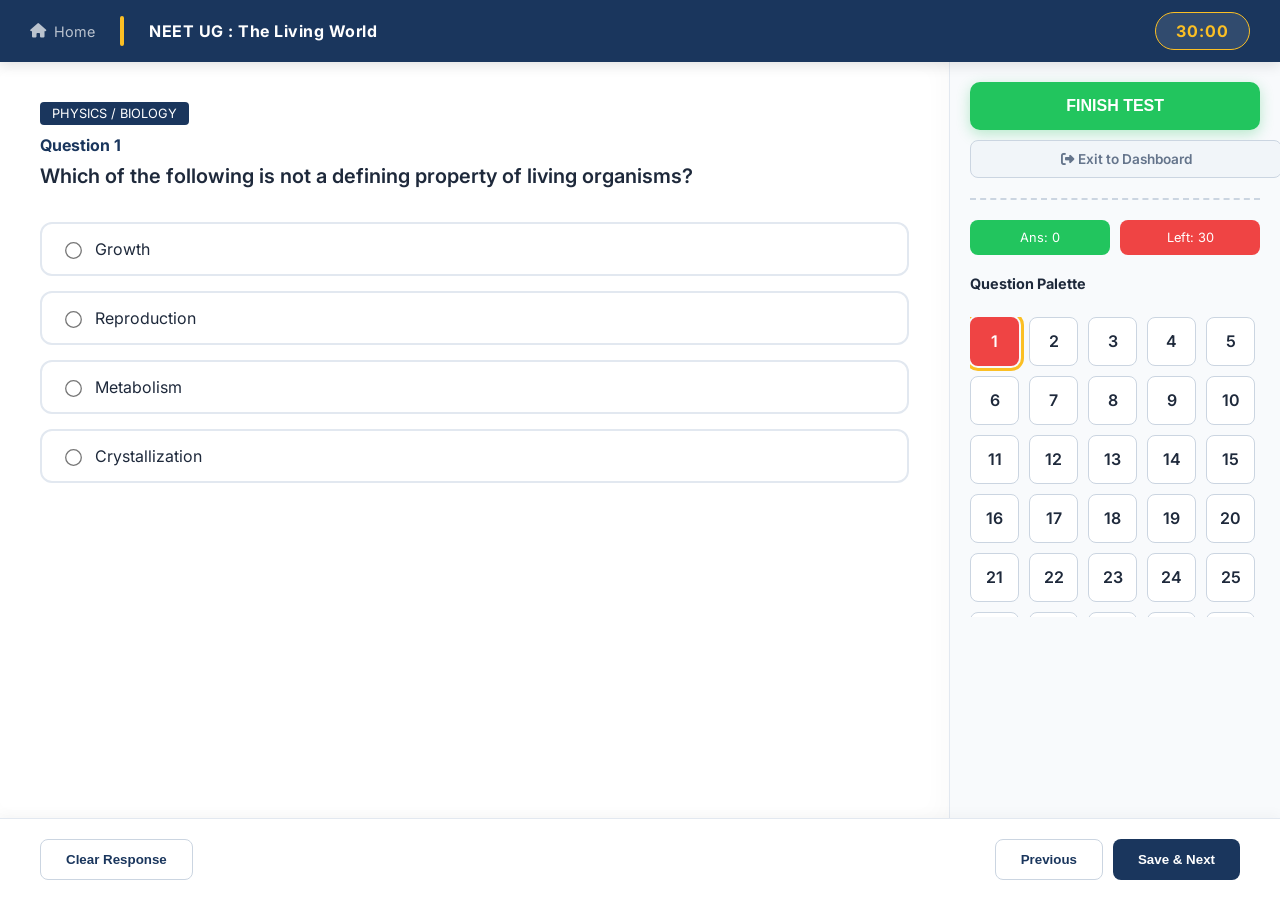
<file: chapter_mcq.html>
<!DOCTYPE html>
<html lang="en">
<head>
    <meta charset="UTF-8">
    <meta name="viewport" content="width=device-width, initial-scale=1.0">
    <title>NEET Premium Exam Portal</title>
    <link href="https://fonts.googleapis.com/css2?family=Inter:wght@400;600;700&display=swap" rel="stylesheet">
    <link rel="stylesheet" href="https://cdnjs.cloudflare.com/ajax/libs/font-awesome/6.4.0/css/all.min.css">
    <style>
        :root {
            --nta-blue: #1a365d;
            --accent-gold: #fbbf24;
            --success: #22c55e;
            --danger: #ef4444;
            --glass: rgba(255, 255, 255, 0.95);
        }

        body { 
            font-family: 'Inter', sans-serif; 
            margin: 0; 
            background: #f1f5f9; 
            display: flex; 
            flex-direction: column; 
            height: 100vh;
            color: #1e293b;
        }

        /* Top Bar - Premium Dark */
        .top-header { 
            background: var(--nta-blue); 
            color: white; 
            padding: 12px 30px; 
            display: flex; 
            justify-content: space-between; 
            align-items: center;
            box-shadow: 0 4px 12px rgba(0,0,0,0.1);
            z-index: 10;
        }

        /* --- NEW BACK LINK STYLE --- */
        .back-link {
            color: rgba(255,255,255,0.7);
            text-decoration: none;
            font-size: 0.9rem;
            display: flex;
            align-items: center;
            gap: 8px;
            transition: 0.3s;
        }
        .back-link:hover { color: white; }

        .timer-box {
            background: rgba(255,255,255,0.1);
            padding: 8px 20px;
            border-radius: 50px;
            border: 1px solid var(--accent-gold);
            font-weight: 700;
            color: var(--accent-gold);
            letter-spacing: 1px;
        }

        .main-layout { display: flex; flex: 1; overflow: hidden; }

        /* Left Side: Question Paper */
        .question-section { 
            flex: 3; 
            padding: 40px; 
            overflow-y: auto; 
            background: white;
            box-shadow: inset -10px 0 20px rgba(0,0,0,0.02);
        }

        .q-badge {
            background: var(--nta-blue);
            color: white;
            padding: 4px 12px;
            border-radius: 4px;
            font-size: 0.8rem;
            margin-bottom: 10px;
            display: inline-block;
        }

        .q-text { font-size: 1.25rem; font-weight: 600; line-height: 1.6; margin-bottom: 30px; }

        .option-label {
            display: flex;
            align-items: center;
            margin-bottom: 15px;
            cursor: pointer;
            padding: 15px 20px;
            border: 2px solid #e2e8f0;
            border-radius: 12px;
            transition: all 0.2s ease;
        }

        .option-label:hover { border-color: var(--nta-blue); background: #f8fafc; }
        
        input[type="radio"]:checked + .option-content { font-weight: 700; }
        .option-label.selected { 
            border-color: var(--nta-blue); 
            background: #eff6ff;
            box-shadow: 0 4px 12px rgba(36, 70, 124, 0.1);
        }

        /* Right Side: Sidebar */
        .palette-section { 
            flex: 1; 
            background: #f8fafc; 
            border-left: 1px solid #e2e8f0; 
            padding: 20px; 
            display: flex; 
            flex-direction: column;
            max-width: 350px;
        }

        /* SUBMIT BUTTON AT TOP OF SIDEBAR */
        .submit-container {
            margin-bottom: 20px;
            padding-bottom: 20px;
            border-bottom: 2px dashed #cbd5e1;
            display: flex;
            flex-direction: column;
            gap: 10px;
        }

        .btn-submit-main {
            width: 100%;
            padding: 15px;
            background: var(--success);
            color: white;
            border: none;
            border-radius: 10px;
            font-weight: 700;
            font-size: 1rem;
            cursor: pointer;
            box-shadow: 0 4px 14px rgba(34, 197, 94, 0.3);
            transition: 0.3s;
        }

        /* --- NEW EXIT BUTTON STYLE --- */
        .btn-exit {
            width: 100%;
            padding: 10px;
            background: #f1f5f9;
            color: #64748b;
            border: 1px solid #cbd5e1;
            border-radius: 8px;
            font-weight: 600;
            font-size: 0.85rem;
            cursor: pointer;
            transition: 0.2s;
            text-decoration: none;
            text-align: center;
        }
        .btn-exit:hover { background: #e2e8f0; color: var(--danger); }

        .btn-submit-main:hover { transform: translateY(-2px); filter: brightness(1.1); }

        .stats-row {
            display: grid;
            grid-template-columns: 1fr 1fr;
            gap: 10px;
            margin-bottom: 20px;
        }

        .stat-box {
            padding: 10px;
            border-radius: 8px;
            text-align: center;
            font-size: 0.8rem;
            color: white;
        }

        .grid-container { 
            display: grid; 
            grid-template-columns: repeat(5, 1fr); 
            gap: 10px; 
            margin-top: 15px; 
            max-height: 300px;
            overflow-y: auto;
            padding-right: 5px;
        }

        .grid-item { 
            aspect-ratio: 1;
            border: 1px solid #cbd5e1; 
            display: flex; align-items: center; justify-content: center; 
            cursor: pointer; background: white; border-radius: 8px; font-weight: 600;
            transition: 0.2s;
        }

        .grid-item.answered { background: var(--success); color: white; border: none; }
        .grid-item.not-answered { background: var(--danger); color: white; border: none; }
        .grid-item.active { outline: 3px solid var(--accent-gold); outline-offset: 2px; }

        /* Bottom Controls */
        .footer-controls { 
            background: white; 
            padding: 20px 40px; 
            display: flex; 
            gap: 15px; 
            border-top: 1px solid #e2e8f0;
            box-shadow: 0 -4px 12px rgba(0,0,0,0.03);
        }

        .btn-action { 
            padding: 12px 25px; 
            border-radius: 8px; 
            font-weight: 600; 
            cursor: pointer; 
            border: 1px solid #cbd5e1;
            transition: 0.2s;
        }

        .btn-primary { background: var(--nta-blue); color: white; border: none; }
        .btn-secondary { background: white; color: var(--nta-blue); }
        .btn-primary:hover { opacity: 0.9; }
    </style>
</head>
<body>

<div class="top-header">
    <div style="display:flex; align-items:center; gap:25px">
        <a href="index.html" class="back-link"><i class="fas fa-home"></i> Home</a>
        <div style="background:var(--accent-gold); width:4px; height:30px; border-radius:10px"></div>
        <span style="font-weight:700; letter-spacing:0.5px">NEET UG : <span id="chName">Chapter</span></span>
    </div>
    <div class="timer-box" id="timer">30:00</div>
</div>

<div class="main-layout">
    <div class="question-section">
        <div class="q-badge">PHYSICS / BIOLOGY</div>
        <div id="qNumHeader" style="font-weight: 700; color: var(--nta-blue); margin-bottom: 5px;">Question 1</div>
        <div id="questionDisplay"></div>
    </div>

    <div class="palette-section">
        <div class="submit-container">
            <button class="btn-submit-main" onclick="submitExam()">FINISH TEST</button>
            <a href="index.html" class="btn-exit" onclick="return confirm('Test exit karein? Progress save nahi hogi!')">
                <i class="fas fa-sign-out-alt"></i> Exit to Dashboard
            </a>
        </div>

        <div class="stats-row">
            <div class="stat-box" style="background:var(--success)">Ans: <span id="ansCount">0</span></div>
            <div class="stat-box" style="background:var(--danger)">Left: <span id="leftCount">0</span></div>
        </div>

        <div style="font-weight:700; margin-bottom:10px; font-size:0.9rem">Question Palette</div>
        <div class="grid-container" id="paletteGrid"></div>
    </div>
</div>

<div class="footer-controls">
    <button class="btn-action btn-secondary" onclick="clearResponse()">Clear Response</button>
    <div style="margin-left: auto; display: flex; gap: 10px;">
        <button class="btn-action btn-secondary" onclick="move(-1)">Previous</button>
        <button class="btn-action btn-primary" onclick="move(1)">Save & Next</button>
    </div>
</div>

<script src="data/biology_questions.js"></script>
<script>
    const chapter = localStorage.getItem("selectedChapter") || "The Living World";
    let questions = biologyQuestions[chapter] || [];
    let currentIdx = 0;
    let userAnswers = new Array(questions.length).fill(null);
    let visited = new Array(questions.length).fill(false);

    document.getElementById("chName").innerText = chapter;

    function init() {
        showQuestion();
        startTimer();
    }

    function showQuestion() {
        visited[currentIdx] = true;
        const q = questions[currentIdx];
        document.getElementById("qNumHeader").innerText = `Question ${currentIdx + 1}`;
        
        let html = `<div class="q-text">${q.question}</div>`;
        q.options.forEach((opt, i) => {
            const isSelected = userAnswers[currentIdx] === i;
            html += `
                <div class="option-label ${isSelected ? 'selected' : ''}" onclick="saveAnswer(${i})">
                    <input type="radio" name="option" style="margin-right:15px; transform:scale(1.3)" ${isSelected ? 'checked' : ''}>
                    <span class="option-content">${opt}</span>
                </div>
            `;
        });
        document.getElementById("questionDisplay").innerHTML = html;
        updateStats();
        renderPalette();
    }

    function saveAnswer(val) {
        userAnswers[currentIdx] = val;
        showQuestion();
    }

    function clearResponse() {
        userAnswers[currentIdx] = null;
        showQuestion();
    }

    function move(step) {
        let newIdx = currentIdx + step;
        if(newIdx >= 0 && newIdx < questions.length) {
            currentIdx = newIdx;
            showQuestion();
        }
    }

    function updateStats() {
        const answered = userAnswers.filter(a => a !== null).length;
        document.getElementById("ansCount").innerText = answered;
        document.getElementById("leftCount").innerText = questions.length - answered;
    }

    function renderPalette() {
        let html = "";
        questions.forEach((_, i) => {
            let statusClass = "";
            if(userAnswers[i] !== null) statusClass = "answered";
            else if(visited[i]) statusClass = "not-answered";
            if(i === currentIdx) statusClass += " active";
            html += `<div class="grid-item ${statusClass}" onclick="jumpTo(${i})">${i+1}</div>`;
        });
        document.getElementById("paletteGrid").innerHTML = html;
    }

    function jumpTo(i) { currentIdx = i; showQuestion(); }

    function startTimer() {
        let time = 30 * 60;
        const timerEl = document.getElementById("timer");
        const timerInt = setInterval(() => {
            let m = Math.floor(time/60);
            let s = time%60;
            timerEl.innerText = `${m}:${s<10?'0':''}${s}`;
            if(time <= 0) {
                clearInterval(timerInt);
                submitExam();
            }
            time--;
        }, 1000);
    }

function submitExam() {
    if(!confirm("Bhai, test submit kar dein? Pura result aur explanation milega!")) return;

    localStorage.setItem("lastExamResults", JSON.stringify({
        questions: questions,
        answers: userAnswers
    }));

    let weaknessData = JSON.parse(localStorage.getItem("weaknessData")) || [];
    questions.forEach((q, i) => {
        if(userAnswers[i] !== q.answer){
            let existing = weaknessData.find(w => w.question === q.question);
            if(existing){
                existing.count += 1;
            } else {
                weaknessData.push({
                    id: Date.now() + i,
                    question: q.question,
                    topic: chapter,
                    subject: "Biology",
                    errorType: "Conceptual",
                    count: 1,
                    explanation: q.explanation || "Revise this concept properly."
                });
            }
        }
    });

    localStorage.setItem("weaknessData", JSON.stringify(weaknessData));
    window.location.href = "results.html";
}

    init();
</script>
</body>
</html>
</file>
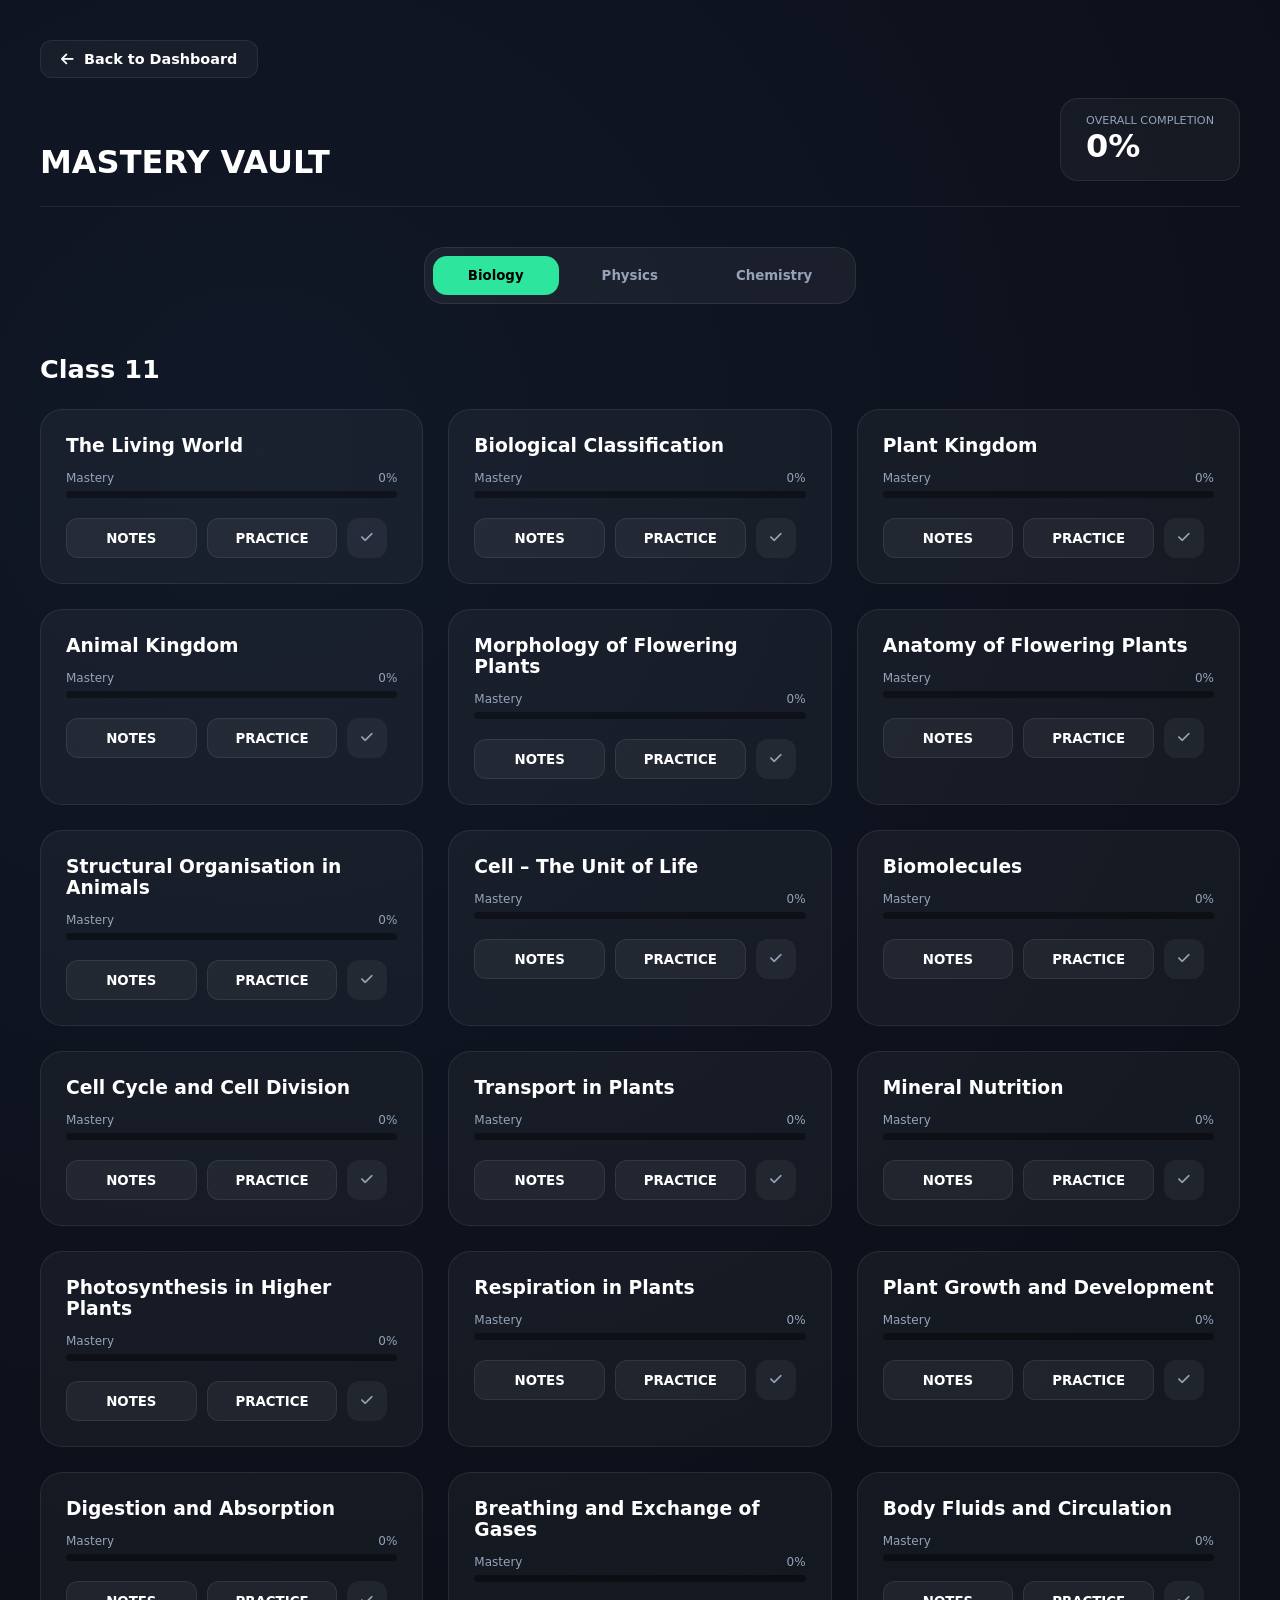
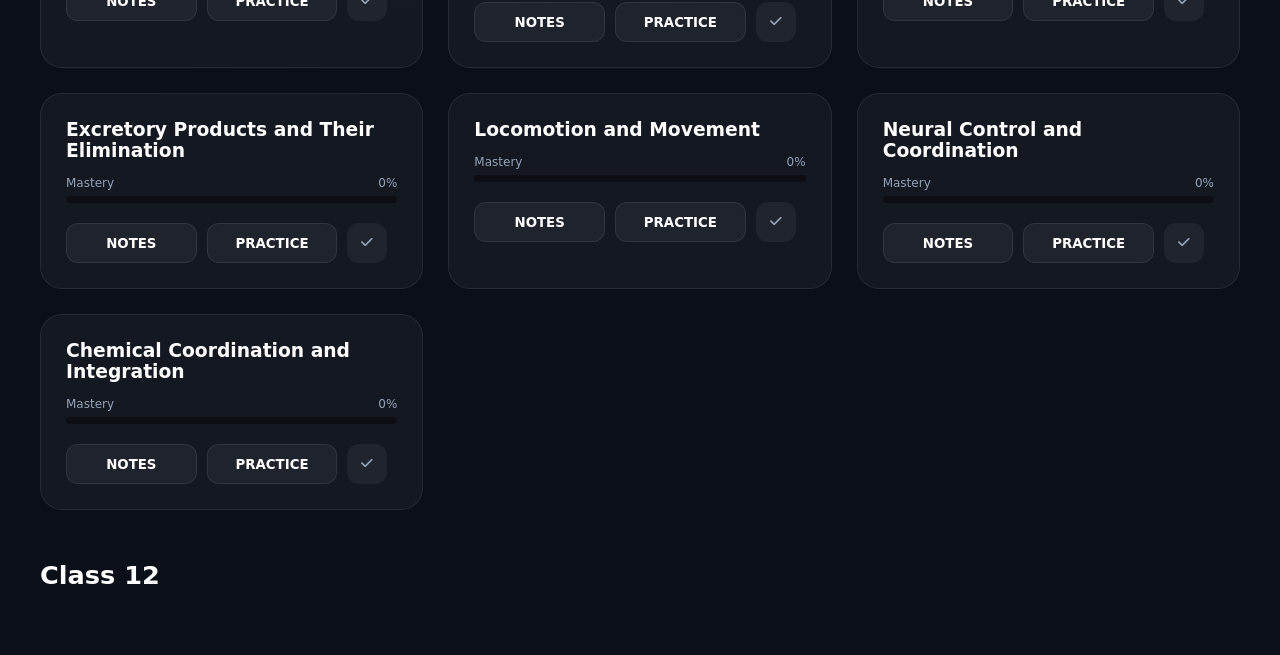
<file: chapters.html>
<!DOCTYPE html>
<html lang="en">
<head>
<meta charset="UTF-8">
<meta name="viewport" content="width=device-width, initial-scale=1.0">
<title>NEET-OS | Mastery Vault</title>

<link href="https://cdnjs.cloudflare.com/ajax/libs/font-awesome/6.4.0/css/all.min.css" rel="stylesheet">

<style>
:root{
--bg:#0b0f18;
--surface:rgba(255,255,255,0.04);
--border:rgba(255,255,255,0.08);
--phy:#00d2ff;
--chem:#b026ff;
--bio:#2ee59d;
--text-dim:#94a3b8;
}
*{margin:0;padding:0;box-sizing:border-box;font-family:Inter,system-ui}
body{
background:radial-gradient(circle at 20% 20%,#111827,#0b0f18 60%);
color:#fff;
padding:40px;
}

/* ✅ BACK BUTTON STYLE */
.back-nav {
    margin-bottom: 20px;
}
.btn-back {
    background: var(--surface);
    border: 1px solid var(--border);
    color: #fff;
    padding: 10px 20px;
    border-radius: 12px;
    text-decoration: none;
    font-size: 0.9rem;
    font-weight: 600;
    display: inline-flex;
    align-items: center;
    gap: 10px;
    transition: 0.3s;
}
.btn-back:hover {
    background: #fff;
    color: #000;
}

.vault-hero {
display:flex;
justify-content:space-between;
align-items:flex-end;
margin-bottom:40px;
border-bottom:1px solid var(--border);
padding-bottom:25px;
}
.stat-badge{
background:var(--surface);
border:1px solid var(--border);
padding:15px 25px;
border-radius:18px;
}
.nav-wrapper{
display:flex;
justify-content:center;
margin-bottom:50px;
}
.sub-nav{
background:rgba(255,255,255,0.05);
padding:8px;
border-radius:20px;
border:1px solid var(--border);
display:flex;
gap:8px;
}
.pill{
padding:12px 35px;
border:none;
background:transparent;
color:var(--text-dim);
font-weight:700;
border-radius:14px;
cursor:pointer;
}
.pill.active{color:#000}
.pill.active[data-sub="Physics"]{background:var(--phy)}
.pill.active[data-sub="Chemistry"]{background:var(--chem);color:#fff}
.pill.active[data-sub="Biology"]{background:var(--bio);color:#000}
.class-header{
font-size:1.6rem;
margin:50px 0 25px;
}
.grid{
display:grid;
grid-template-columns:repeat(auto-fill,minmax(300px,1fr));
gap:25px;
}
.chapter-card{
background:var(--surface);
border:1px solid var(--border);
border-radius:22px;
padding:25px;
transition:.3s;
}
.chapter-card:hover{
transform:translateY(-6px);
background:rgba(255,255,255,0.07);
}
.prog-label{
display:flex;
justify-content:space-between;
font-size:.75rem;
margin:15px 0 6px;
color:var(--text-dim);
}
.bar-outer{
height:7px;
background:rgba(0,0,0,.4);
border-radius:10px;
overflow:hidden;
}
.bar-inner{
height:100%;
border-radius:10px;
transition:width 1s ease;
}
.card-actions{
display:grid;
grid-template-columns:1fr 1fr 50px;
gap:10px;
margin-top:20px;
}
.btn-card{
padding:10px;
border-radius:12px;
border:1px solid var(--border);
background:rgba(255,255,255,.05);
color:#fff;
font-weight:600;
cursor:pointer;
}
.btn-card:hover{
background:#fff;
color:#000;
}
.check-circle{
height:40px;
width:40px;
border-radius:12px;
border:none;
background:rgba(255,255,255,.05);
color:var(--text-dim);
cursor:pointer;
display:flex;
align-items:center;
justify-content:center;
}
.check-circle.active{
background:var(--bio);
color:#000;
}
</style>
</head>
<body>

<div class="back-nav">
    <a href="index.html" class="btn-back">
        <i class="fas fa-arrow-left"></i> Back to Dashboard
    </a>
</div>

<header class="vault-hero">
<div>
<h1>MASTERY VAULT</h1>
</div>
<div class="stat-badge">
<div style="font-size:.7rem;color:var(--text-dim)">OVERALL COMPLETION</div>
<div id="global-per" style="font-size:2rem;font-weight:800">0%</div>
</div>
</header>

<div class="nav-wrapper">
<nav class="sub-nav">
<button class="pill active" data-sub="Biology" onclick="updateUI('Biology')">Biology</button>
<button class="pill" data-sub="Physics" onclick="updateUI('Physics')">Physics</button>
<button class="pill" data-sub="Chemistry" onclick="updateUI('Chemistry')">Chemistry</button>
</nav>
</div>

<h2 class="class-header">Class 11</h2>
<div class="grid" id="grid-11"></div>

<h2 class="class-header">Class 12</h2>
<div class="grid" id="grid-12"></div>

<script>

const pdfMap = {
"The Living World":"The Living World_Shobhit Nirwan.pdf",
"Biological Classification":"Biological Classification_Shobhit Nirwan.pdf",
"Plant Kingdom":"Plant Kingdom_Shobhit Nirwan.pdf",
"Animal Kingdom":"Animal Kingdom_Shobhit Nirwan.pdf",
"Morphology of Flowering Plants":"Morphology of Flowering Plants_Shobhit Nirwan.pdf",
"Anatomy of Flowering Plants":"Anatomy of Flowering Plants_Shobhit Nirwan.pdf",
"Structural Organisation in Animals":"Structural Organisation in Animals_Shobhit Nirwan.pdf",
"Cell – The Unit of Life":"Cell-The Unit of Life_Shobhit Nirwan (1).pdf",
"Biomolecules":"Biomolecules_Shobhit Nirwan.pdf",
"Cell Cycle and Cell Division":"Cell Cycle and Cell Division_Shobhit Nirwan.pdf",
"Transport in Plants":"Transport in Plants_Shobhit Nirwan.pdf",
"Mineral Nutrition":"Mineral Nutrition_Shobhit Nirwan.pdf",
"Photosynthesis in Higher Plants":"Photosynthesis in Higher Plants_Shobhit Nirwan.pdf",
"Respiration in Plants":"Respiration in Plants_Shobhit Nirwan.pdf",
"Plant Growth and Development":"Plant Growth and Development_Shobhit Nirwan.pdf",
"Digestion and Absorption":"Digestion and Absorption_Shobhit Nirwan.pdf",
"Breathing and Exchange of Gases":"Breathing and Exchange of Gases_Shobhit Nirwan.pdf",
"Body Fluids and Circulation":"Body Fluids and Circulation_Shobhit Nirwan.pdf",
"Excretory Products and Their Elimination":"Excretory Products and Their Elimination_Shobhit Nirwan.pdf",
"Locomotion and Movement":"Locomotion and Movement_Shobhit Nirwan.pdf",
"Neural Control and Coordination":"Neural Control and Coordination_Shobhit Nirwan.pdf",
"Chemical Coordination and Integration":"Chemical Coordination and Integration_Shobhit Nirwan.pdf"
};

/* ===== LOAD OR CREATE DATABASE ===== */

let savedData = JSON.parse(localStorage.getItem("neetChaptersData"));

if(!savedData){
savedData = [];
let idCounter = 1;
Object.keys(pdfMap).forEach(name=>{
savedData.push({
id:idCounter++,
name:name,
subject:"Biology",
class:"11",
progress:0
});
});
localStorage.setItem("neetChaptersData",JSON.stringify(savedData));
}

const neetDatabase = { chapters: savedData };

const colors={
Physics:'#00d2ff',
Chemistry:'#b026ff',
Biology:'#2ee59d'
};

function saveDB(){
localStorage.setItem("neetChaptersData",
JSON.stringify(neetDatabase.chapters));
}

/* ===== OPEN FUNCTIONS ===== */

function openPDF(subject,name){
let fileName = pdfMap[name];
if(!fileName){ alert("PDF not mapped"); return; }
window.open("pdf/biology/"+fileName,"_blank");
}

function startPractice(subject,chapter){
localStorage.setItem("selectedSubject",subject);
localStorage.setItem("selectedChapter",chapter);
window.location.href="chapter_mcq.html";
}

/* ===== TOGGLE COMPLETE (FIXED) ===== */

function toggleComplete(id){
let ch = neetDatabase.chapters.find(c=>c.id===id);
if(!ch) return;

ch.progress = ch.progress===100 ? 0 : 100;

saveDB();
updateUI(currentSubject);
}

/* ===== GLOBAL COMPLETION FIX ===== */

function updateGlobalPercent(){
let total = neetDatabase.chapters.length;
let completed = neetDatabase.chapters.filter(c=>c.progress===100).length;
let percent = Math.round((completed/total)*100);
document.getElementById("global-per").innerText = percent+"%";
}

let currentSubject="Biology";

function updateUI(subject){
currentSubject=subject;
document.querySelectorAll(".pill").forEach(p=>p.classList.remove("active"));
const targetPill = document.querySelector(`.pill[data-sub="${subject}"]`);
if(targetPill) targetPill.classList.add("active");
renderChapters(subject);
updateGlobalPercent();
}

/* ===== RENDER (UNCHANGED STRUCTURE) ===== */

function renderChapters(subject){
const g11=document.getElementById("grid-11");
g11.innerHTML="";

neetDatabase.chapters.forEach(ch=>{
if(ch.subject === subject) {
const card=`
<div class="chapter-card">
<h3>${ch.name}</h3>
<div class="prog-label">
<span>Mastery</span>
<span>${ch.progress}%</span>
</div>
<div class="bar-outer">
<div class="bar-inner"
style="width:${ch.progress}%;background:${colors[subject]}">
</div>
</div>
<div class="card-actions">
<button class="btn-card"
onclick="openPDF('${ch.subject}','${ch.name}')">
NOTES
</button>

<button class="btn-card"
onclick="startPractice('${ch.subject}','${ch.name}')">
PRACTICE
</button>

<button class="check-circle ${ch.progress===100?'active':''}"
onclick="toggleComplete(${ch.id})">
<i class="fas fa-check"></i>
</button>
</div>
</div>
`;
g11.innerHTML+=card;
}
});
}

updateUI("Biology");

</script>
</body>
</html>
</file>
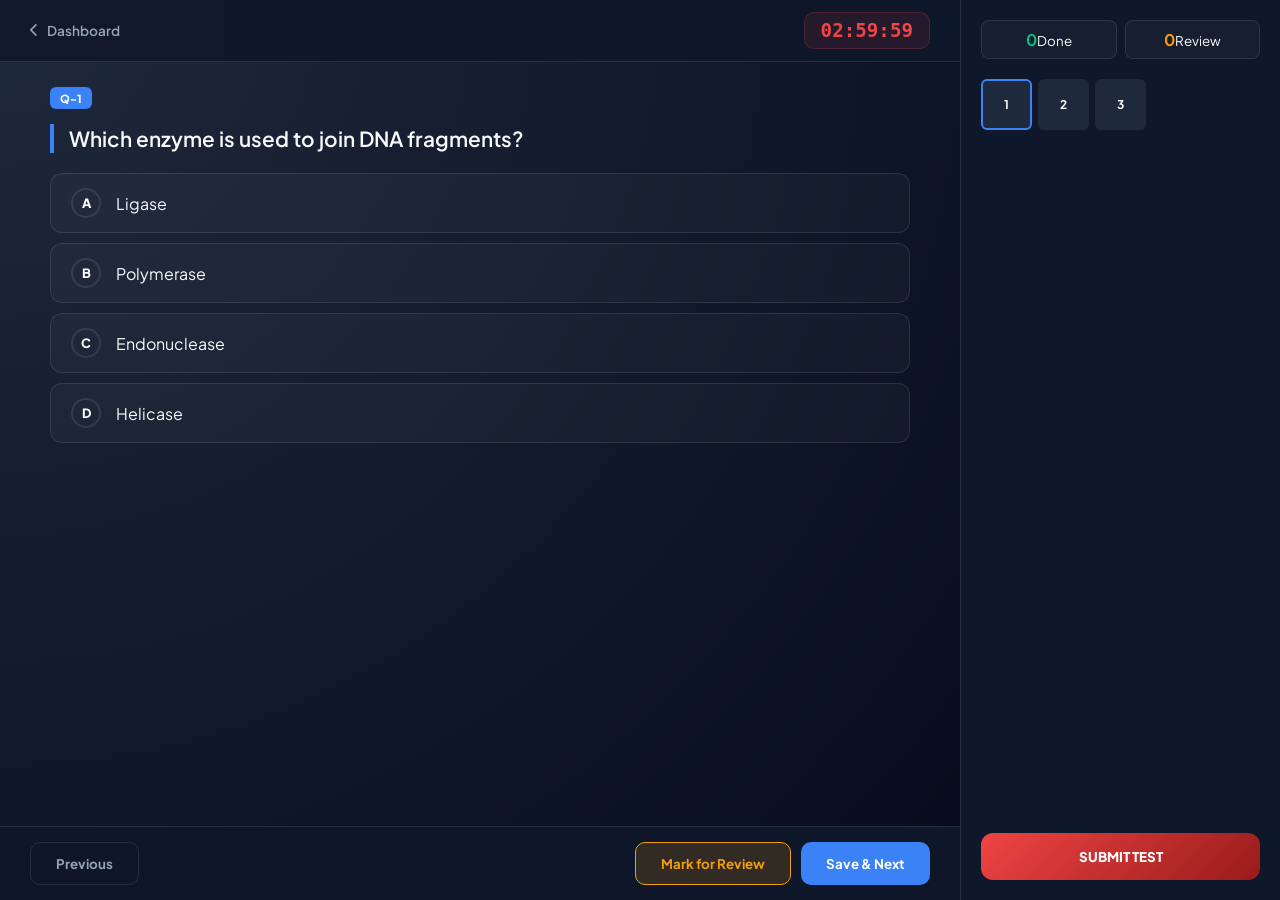
<file: mock_test.html>
<!DOCTYPE html>
<html lang="en">
<head>
<meta charset="UTF-8">
<meta name="viewport" content="width=device-width, initial-scale=1.0">
<title>NEET-OS | Elite Mock Engine (Full View)</title>

<link href="https://fonts.googleapis.com/css2?family=Plus+Jakarta+Sans:wght@400;500;600;700;800&display=swap" rel="stylesheet">
<link rel="stylesheet" href="https://cdnjs.cloudflare.com/ajax/libs/font-awesome/6.4.0/css/all.min.css">

<style>
:root {
    --bg: #020617;
    --panel: #0f172a;
    --glass: rgba(255, 255, 255, 0.03);
    --border: rgba(255, 255, 255, 0.1);
    --primary: #3b82f6;
    --success: #10b981;
    --danger: #ef4444;
    --orange: #f59e0b;
    --text: #f8fafc;
    --dim: #94a3b8;
}

* { margin:0; padding:0; box-sizing:border-box; font-family:'Plus Jakarta Sans',sans-serif; }

body {
    background: radial-gradient(circle at 0% 0%, #1e293b 0%, #020617 100%);
    color: var(--text);
    height:100vh;
    overflow:hidden;
}

.wrapper { display:grid; grid-template-columns:1fr 320px; height:100vh; }

.left { display:flex; flex-direction:column; height:100vh; }

.topbar {
    padding:12px 30px;
    display:flex;
    justify-content:space-between;
    align-items:center;
    background:rgba(15,23,42,0.9);
    border-bottom:1px solid var(--border);
}

.btn-back {
    color:var(--dim);
    text-decoration:none;
    font-size:0.85rem;
    font-weight:600;
    display:flex;
    align-items:center;
    gap:8px;
}

.timer-box {
    background:rgba(239,68,68,0.1);
    border:1px solid rgba(239,68,68,0.2);
    padding:6px 16px;
    border-radius:10px;
}

#clock { font-size:1.2rem; font-weight:800; color:var(--danger); font-family:monospace; }

.question-container {
    flex:1;
    padding:25px 50px;
    overflow-y:auto;
}

.q-header { display:flex; align-items:center; gap:10px; margin-bottom:15px; }
.q-badge { background:var(--primary); padding:4px 10px; border-radius:6px; font-weight:800; font-size:0.7rem; }

.q-text {
    font-size:1.3rem;
    font-weight:600;
    line-height:1.4;
    margin-bottom:20px;
    border-left:4px solid var(--primary);
    padding-left:15px;
}

.options-list { display:flex; flex-direction:column; gap:10px; }

.option-card {
    background:var(--glass);
    border:1px solid var(--border);
    padding:14px 20px;
    border-radius:12px;
    cursor:pointer;
    display:flex;
    align-items:center;
    gap:15px;
    transition:0.2s;
}

.option-card:hover { border-color:var(--primary); }

.option-card.selected {
    background:rgba(59,130,246,0.15);
    border-color:var(--primary);
}

.opt-idx {
    width:30px;
    height:30px;
    border-radius:50%;
    border:2px solid var(--border);
    display:flex;
    align-items:center;
    justify-content:center;
    font-weight:800;
    font-size:0.8rem;
}

.option-card.selected .opt-idx {
    background:var(--primary);
    border-color:var(--primary);
    color:white;
}

.action-bar {
    padding:15px 30px;
    background:rgba(15,23,42,0.95);
    border-top:1px solid var(--border);
    display:flex;
    justify-content:space-between;
}

.btn {
    padding:12px 25px;
    border-radius:10px;
    font-weight:700;
    cursor:pointer;
    border:none;
}

.btn-prev { background:transparent; color:var(--dim); border:1px solid var(--border); }
.btn-review { background:rgba(245,158,11,0.15); color:var(--orange); border:1px solid var(--orange); }
.btn-next { background:var(--primary); color:white; }

.right {
    background:var(--panel);
    border-left:1px solid var(--border);
    padding:20px;
    display:flex;
    flex-direction:column;
}

.stats-grid { display:grid; grid-template-columns:1fr 1fr; gap:8px; margin-bottom:20px; }

.stat-mini {
    background:var(--glass);
    padding:8px;
    border-radius:8px;
    text-align:center;
    border:1px solid var(--border);
}

.palette-wrap { flex:1; overflow-y:auto; margin-bottom:15px; }
.palette-grid { display:grid; grid-template-columns:repeat(5,1fr); gap:6px; }

.p-box {
    aspect-ratio:1;
    background:#1e293b;
    border-radius:6px;
    display:flex;
    align-items:center;
    justify-content:center;
    font-size:0.75rem;
    font-weight:700;
    cursor:pointer;
}

.p-box.active { border:2px solid var(--primary); }
.p-box.done { background:var(--success); color:white; }
.p-box.rev { background:var(--orange); color:white; }

.submit-btn {
    width:100%;
    padding:15px;
    border-radius:12px;
    background:linear-gradient(135deg,var(--danger),#991b1b);
    color:white;
    font-weight:800;
    border:none;
    cursor:pointer;
}
</style>
</head>

<body>

<div class="wrapper">
<div class="left">
<div class="topbar">
<a href="index.html" class="btn-back"><i class="fas fa-chevron-left"></i> Dashboard</a>
<div class="timer-box"><div id="clock">03:00:00</div></div>
</div>

<div class="question-container">
<div class="q-header">
<div class="q-badge" id="q-label">Q-1</div>
</div>

<div class="q-text" id="q-text"></div>
<div class="options-list" id="opt-list"></div>
</div>

<div class="action-bar">
<button class="btn btn-prev" onclick="move(-1)">Previous</button>
<div style="display:flex; gap:10px;">
<button class="btn btn-review" onclick="setMode('rev')">Mark for Review</button>
<button class="btn btn-next" onclick="setMode('done')">Save & Next</button>
</div>
</div>
</div>

<div class="right">
<div class="stats-grid">
<div class="stat-mini"><b id="s-done" style="color:var(--success)">0</b><small>Done</small></div>
<div class="stat-mini"><b id="s-rev" style="color:var(--orange)">0</b><small>Review</small></div>
</div>

<div class="palette-wrap">
<div class="palette-grid" id="palette"></div>
</div>

<button class="submit-btn" onclick="submit()">SUBMIT TEST</button>
</div>
</div>

<script>
const questions = [
{ q:"Which enzyme is used to join DNA fragments?", o:["Ligase","Polymerase","Endonuclease","Helicase"], correct:0 },
{ q:"The value of acceleration due to gravity is maximum at?", o:["Equator","Poles","Center of Earth","Surface"], correct:1 },
{ q:"Which of the following is a neutral oxide?", o:["NO2","CO","SiO2","ZnO"], correct:1 }
];

const TOTAL = questions.length;

let curr = 0;
let states = new Array(TOTAL).fill(null);
let answers = new Array(TOTAL).fill(null);
let timerInterval;

/* LOAD */
function load(i){
if(i<0 || i>=TOTAL) return;
curr=i;

document.getElementById("q-label").innerText=`Q-${i+1}`;
document.getElementById("q-text").innerText=questions[i].q;

const list=document.getElementById("opt-list");
list.innerHTML="";

questions[i].o.forEach((opt,index)=>{
const selected = answers[i]===index?"selected":"";
list.innerHTML+=`
<div class="option-card ${selected}" onclick="select(${index})">
<div class="opt-idx">${String.fromCharCode(65+index)}</div>
<div>${opt}</div>
</div>`;
});

renderPalette();
}

/* SELECT */
function select(index){
answers[curr]=index;
load(curr);
}

/* MODE */
function setMode(mode){
if(answers[curr]===null) return;
states[curr]=mode;
updateStats();
if(curr<TOTAL-1) load(curr+1);
}

/* MOVE */
function move(step){ load(curr+step); }

/* PALETTE */
function renderPalette(){
const grid=document.getElementById("palette");
grid.innerHTML="";
for(let i=0;i<TOTAL;i++){
let box=document.createElement("div");
box.className=`p-box ${i===curr?'active':''} ${states[i]||''}`;
box.innerText=i+1;
box.onclick=()=>load(i);
grid.appendChild(box);
}
}

/* STATS */
function updateStats(){
document.getElementById("s-done").innerText=
states.filter(s=>s==="done").length;
document.getElementById("s-rev").innerText=
states.filter(s=>s==="rev").length;
}

/* TIMER */
function startTimer(sec){
clearInterval(timerInterval);
timerInterval=setInterval(()=>{
if(sec<=0){
clearInterval(timerInterval);
alert("Time Up!");
submit();
return;
}
sec--;
let h=Math.floor(sec/3600);
let m=Math.floor((sec%3600)/60);
let s=sec%60;
document.getElementById("clock").innerText=
`${h.toString().padStart(2,'0')}:${m.toString().padStart(2,'0')}:${s.toString().padStart(2,'0')}`;
},1000);
}

/* SUBMIT */
function submit(){
clearInterval(timerInterval);

let correct=0;
for(let i=0;i<TOTAL;i++){
if(answers[i]===questions[i].correct) correct++;
}

let score=correct*4;

let scores=JSON.parse(localStorage.getItem("mockScores"))||[];
scores.push(score);
if(scores.length>10) scores.shift();
localStorage.setItem("mockScores",JSON.stringify(scores));

alert("Score: "+score);
window.location.href="index.html";
}

load(0);
startTimer(3*60*60);

</script>

</body>
</html>
</file>
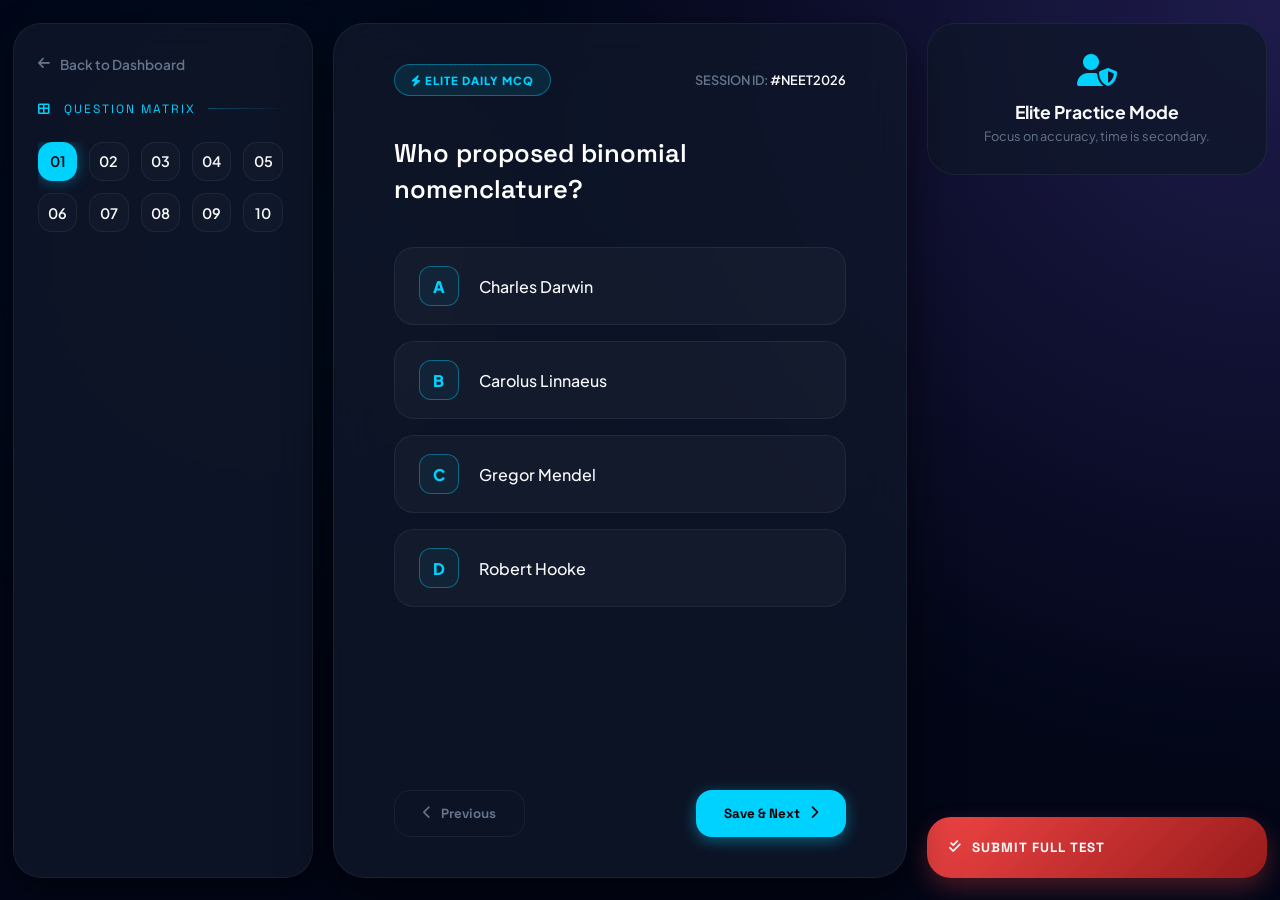
<file: pyq_engine.html>
<!DOCTYPE html>
<html lang="en">
<head>
<meta charset="UTF-8">
<meta name="viewport" content="width=device-width, initial-scale=1.0">
<title>NEET-OS | Elite Engine v4</title>

<link href="https://fonts.googleapis.com/css2?family=Space+Grotesk:wght@400;500;600;700&family=Plus+Jakarta+Sans:wght@400;500;600;700&display=swap" rel="stylesheet">
<link rel="stylesheet" href="https://cdnjs.cloudflare.com/ajax/libs/font-awesome/6.4.0/css/all.min.css">

<style>
:root {
    --bg: #020617;
    --panel: rgba(15, 23, 42, 0.7);
    --accent: #00d2ff;
    --accent-glow: rgba(0, 210, 255, 0.4);
    --green: #10b981;
    --red: #ef4444;
    --text: #f8fafc;
    --muted: #64748b;
    --border: rgba(255, 255, 255, 0.06);
    --glass: rgba(15, 23, 42, 0.8);
}

* { margin: 0; padding: 0; box-sizing: border-box; }

body {
    background: radial-gradient(circle at top right, #1e1b4b, #020617, #020617);
    color: var(--text);
    font-family: 'Plus Jakarta Sans', sans-serif;
    height: 100vh;
    overflow: hidden;
    display: flex;
    align-items: center;
    justify-content: center;
}

/* Background Animation */
body::before {
    content: "";
    position: absolute;
    width: 300px;
    height: 300px;
    background: var(--accent);
    filter: blur(150px);
    opacity: 0.1;
    top: 10%;
    left: 10%;
    z-index: -1;
}

.app-wrapper {
    display: grid;
    grid-template-columns: 300px 1fr 340px;
    width: 98vw;
    height: 95vh;
    gap: 20px;
}

/* Sidebar Styling */
.sidebar {
    background: var(--glass);
    backdrop-filter: blur(20px);
    border: 1px solid var(--border);
    border-radius: 28px;
    padding: 24px;
    display: flex;
    flex-direction: column;
    box-shadow: 0 10px 30px rgba(0,0,0,0.5);
}

/* ✅ NEW: Back Button Style */
.back-nav {
    margin-bottom: 20px;
}
.btn-back {
    display: flex;
    align-items: center;
    gap: 10px;
    color: var(--muted);
    text-decoration: none;
    font-size: 0.85rem;
    font-weight: 600;
    transition: 0.3s;
    padding: 8px 0;
}
.btn-back:hover { color: var(--accent); }

.nav-header {
    font-family: 'Space Grotesk';
    font-size: 0.75rem;
    text-transform: uppercase;
    letter-spacing: 2px;
    color: var(--accent);
    margin-bottom: 25px;
    display: flex;
    align-items: center;
    gap: 12px;
}

.nav-header::after { content: ""; flex: 1; height: 1px; background: linear-gradient(90deg, var(--accent), transparent); opacity: 0.3; }

.q-palette {
    display: grid;
    grid-template-columns: repeat(5, 1fr);
    gap: 12px;
    overflow-y: auto;
    padding-right: 5px;
}

.q-palette::-webkit-scrollbar { width: 4px; }
.q-palette::-webkit-scrollbar-thumb { background: var(--border); border-radius: 10px; }

.q-box {
    aspect-ratio: 1;
    border-radius: 14px;
    background: rgba(255, 255, 255, 0.02);
    border: 1px solid var(--border);
    display: flex;
    align-items: center;
    justify-content: center;
    font-size: 0.9rem;
    font-weight: 600;
    cursor: pointer;
    transition: all 0.3s cubic-bezier(0.4, 0, 0.2, 1);
}

.q-box:hover { background: rgba(255,255,255,0.05); transform: translateY(-2px); }
.q-box.active { 
    background: var(--accent); 
    color: #000; 
    box-shadow: 0 0 15px var(--accent-glow);
    border-color: var(--accent);
}
.q-box.done { border-color: var(--green); color: var(--green); background: rgba(16, 185, 129, 0.05); }

/* Main Console */
.main-console {
    background: var(--glass);
    backdrop-filter: blur(25px);
    border: 1px solid var(--border);
    border-radius: 32px;
    padding: 40px 60px;
    display: flex;
    flex-direction: column;
    box-shadow: 0 20px 50px rgba(0,0,0,0.6);
}

.top-meta {
    display: flex;
    justify-content: space-between;
    margin-bottom: 40px;
    align-items: center;
}

.badge {
    padding: 8px 16px;
    border-radius: 100px;
    font-size: 0.7rem;
    font-weight: 800;
    background: rgba(0, 210, 255, 0.1);
    border: 1px solid var(--accent-glow);
    color: var(--accent);
    letter-spacing: 1px;
}

.question-area { flex: 1; }

.question-text {
    font-family: 'Space Grotesk';
    font-size: 1.6rem;
    line-height: 1.4;
    font-weight: 600;
    margin-bottom: 40px;
    color: #fff;
}

.options-grid { display: grid; gap: 16px; }

.option-card {
    padding: 18px 24px;
    background: rgba(255, 255, 255, 0.03);
    border: 1px solid var(--border);
    border-radius: 20px;
    display: flex;
    align-items: center;
    gap: 20px;
    cursor: pointer;
    transition: 0.2s ease;
}

.option-card:hover {
    background: rgba(255, 255, 255, 0.05);
    border-color: rgba(255,255,255,0.2);
}

.option-card.selected {
    border-color: var(--accent);
    background: rgba(0, 210, 255, 0.08);
    box-shadow: inset 0 0 10px rgba(0, 210, 255, 0.1);
}

.option-letter {
    width: 40px; height: 40px;
    border-radius: 12px;
    display: flex;
    align-items: center;
    justify-content: center;
    font-weight: 800;
    color: var(--accent);
    background: rgba(0, 210, 255, 0.05);
    border: 1px solid var(--accent-glow);
}

/* Control Footer */
.control-footer {
    padding-top: 30px;
    display: flex;
    justify-content: space-between;
}

.btn {
    padding: 14px 28px;
    border-radius: 16px;
    font-weight: 700;
    font-family: 'Space Grotesk';
    cursor: pointer;
    border: none;
    display: flex;
    align-items: center;
    gap: 10px;
    transition: 0.3s;
}

.btn-ghost { background: transparent; color: var(--muted); border: 1px solid var(--border); }
.btn-ghost:hover { color: #fff; border-color: #fff; }

.btn-accent { 
    background: var(--accent); 
    color: #000; 
    box-shadow: 0 4px 15px var(--accent-glow);
}
.btn-accent:hover { transform: translateY(-2px); box-shadow: 0 6px 20px var(--accent-glow); }

/* Right Panel */
.analytics-panel { display: flex; flex-direction: column; gap: 20px; }

.stat-card {
    background: var(--glass);
    border: 1px solid var(--border);
    border-radius: 28px;
    padding: 30px;
    text-align: center;
}

.stat-card i { font-size: 2rem; color: var(--accent); margin-bottom: 15px; }

.btn-submit {
    margin-top: auto;
    padding: 22px;
    background: linear-gradient(135deg, #ef4444, #991b1b);
    color: white;
    border-radius: 24px;
    font-weight: 800;
    text-transform: uppercase;
    letter-spacing: 1px;
    box-shadow: 0 10px 25px rgba(239, 68, 68, 0.3);
}

.btn-submit:hover { filter: brightness(1.2); transform: scale(1.02); }

</style>
</head>
<body>

<div class="app-wrapper">
    <aside class="sidebar">
        <div class="back-nav">
            <a href="index.html" class="btn-back">
                <i class="fas fa-arrow-left"></i> Back to Dashboard
            </a>
        </div>
        <div class="nav-header"><i class="fas fa-th-large"></i> Question Matrix</div>
        <div class="q-palette"></div>
    </aside>

    <main class="main-console">
        <div class="top-meta">
            <div class="badge"><i class="fas fa-bolt"></i> ELITE DAILY MCQ</div>
            <div style="color: var(--muted); font-size: 0.8rem; font-weight: 600;">SESSION ID: <span style="color: var(--text);">#NEET2026</span></div>
        </div>

        <div class="question-area">
            <div class="question-text"></div>
            <div class="options-grid"></div>
        </div>

        <footer class="control-footer">
            <button class="btn btn-ghost"><i class="fas fa-chevron-left"></i> Previous</button>
            <button class="btn btn-accent">Save & Next <i class="fas fa-chevron-right"></i></button>
        </footer>
    </main>

    <div class="analytics-panel">
        <div class="stat-card">
            <i class="fas fa-user-shield"></i>
            <div style="font-weight: 700; font-size: 1.1rem; margin-bottom: 5px;">Elite Practice Mode</div>
            <div style="color: var(--muted); font-size: 0.8rem;">Focus on accuracy, time is secondary.</div>
        </div>
        
        <button class="btn btn-submit"><i class="fas fa-check-double"></i> Submit Full Test</button>
    </div>
</div>

<script src="daily_question.js"></script>

<script>
// --- YOUR ORIGINAL SCRIPT UNTOUCHED ---
let currentIndex = 0;
let answers = new Array(dailyQuestions.length).fill(null);

const questionText = document.querySelector(".question-text");
const optionsGrid = document.querySelector(".options-grid");
const palette = document.querySelector(".q-palette");

function loadQuestion(){
    const q = dailyQuestions[currentIndex];
    questionText.innerText = q.question;
    optionsGrid.innerHTML = "";

    q.options.forEach((opt,i)=>{
        let div = document.createElement("div");
        div.className="option-card";
        if(answers[currentIndex]===i) div.classList.add("selected");
        div.innerHTML=`
        <div class="option-letter">${String.fromCharCode(65+i)}</div>
        <div style="font-weight: 500;">${opt}</div>`;
        div.onclick=()=>{
            answers[currentIndex]=i;
            loadQuestion();
            updatePalette();
        };
        optionsGrid.appendChild(div);
    });
    updatePalette();
}

function updatePalette(){
    palette.innerHTML="";
    for(let i=0;i<dailyQuestions.length;i++){
        let box=document.createElement("div");
        box.className="q-box";
        box.innerText=(i+1).toString().padStart(2,"0");
        if(i===currentIndex) box.classList.add("active");
        if(answers[i]!==null) box.classList.add("done");
        box.onclick=()=>{currentIndex=i;loadQuestion();};
        palette.appendChild(box);
    }
}

document.querySelector(".btn-ghost").onclick=()=>{
    if(currentIndex>0){currentIndex--;loadQuestion();}
};

document.querySelector(".btn-accent").onclick=()=>{
    if(currentIndex<dailyQuestions.length-1){currentIndex++;loadQuestion();}
};

document.querySelector(".btn-submit").onclick=()=>{
    let score=0,correct=0,wrong=0;
    dailyQuestions.forEach((q,i)=>{
        if(answers[i]===q.answer){score+=5;correct++;}
        else if(answers[i]!==null){score-=5;wrong++;}
    });
    localStorage.setItem("dailyResult",JSON.stringify({
        questions: dailyQuestions,
        answers: answers,
        score: score,
        correct: correct,
        wrong: wrong,
        total: dailyQuestions.length
    }));
    window.location.href="results2.html";
};

loadQuestion();
</script>

</body>
</html>
</file>
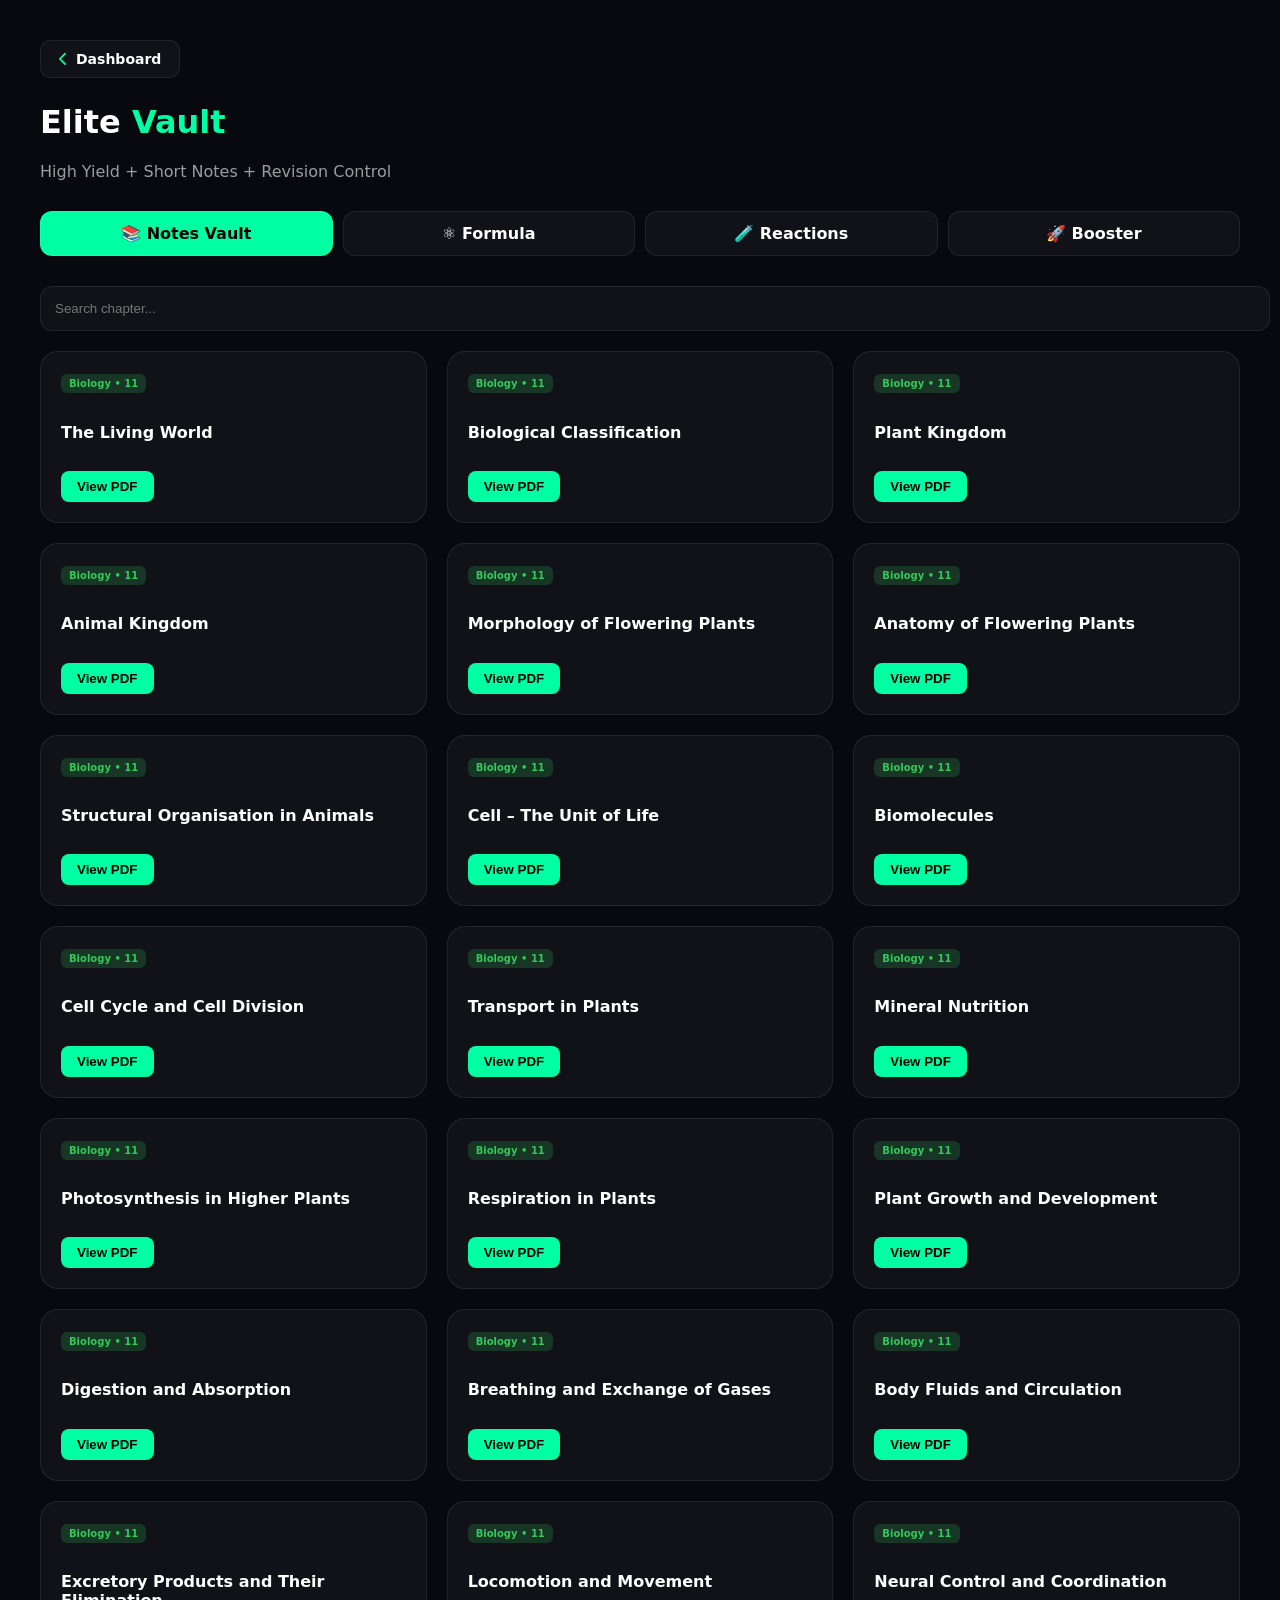
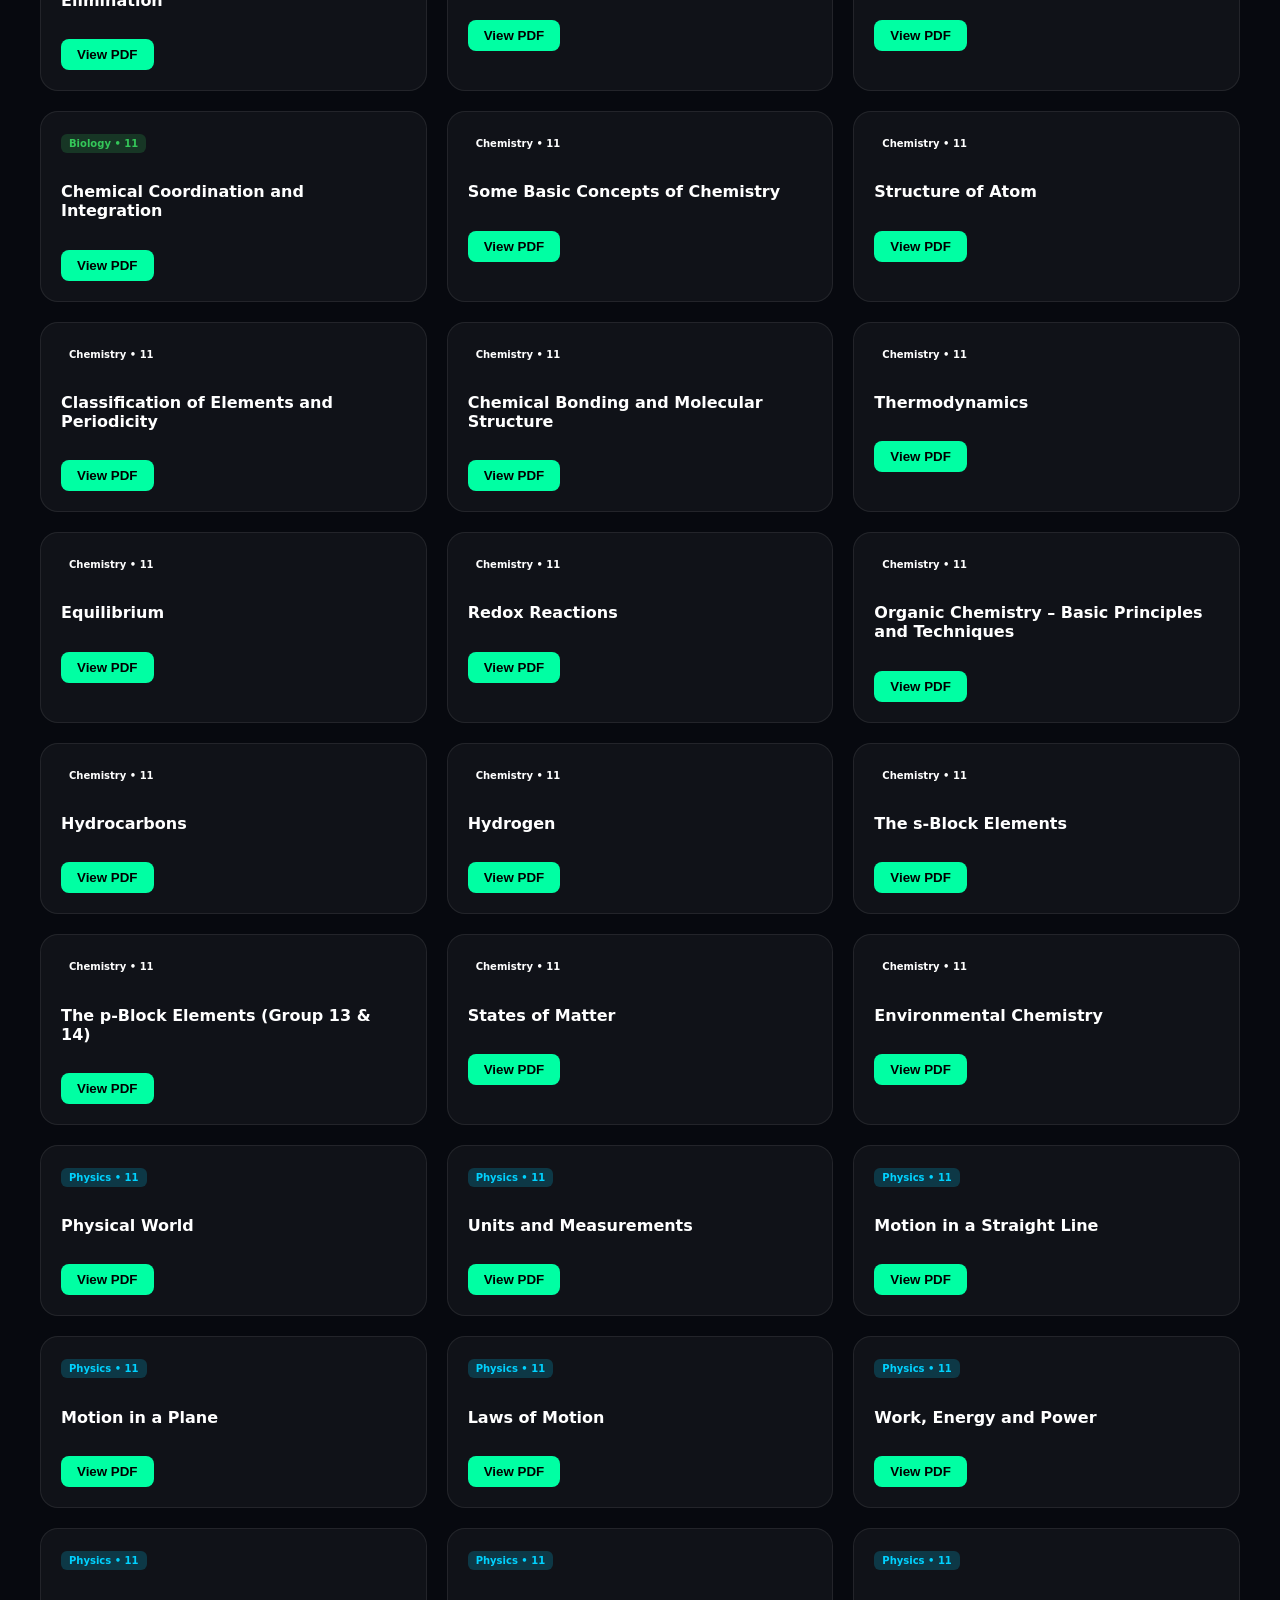
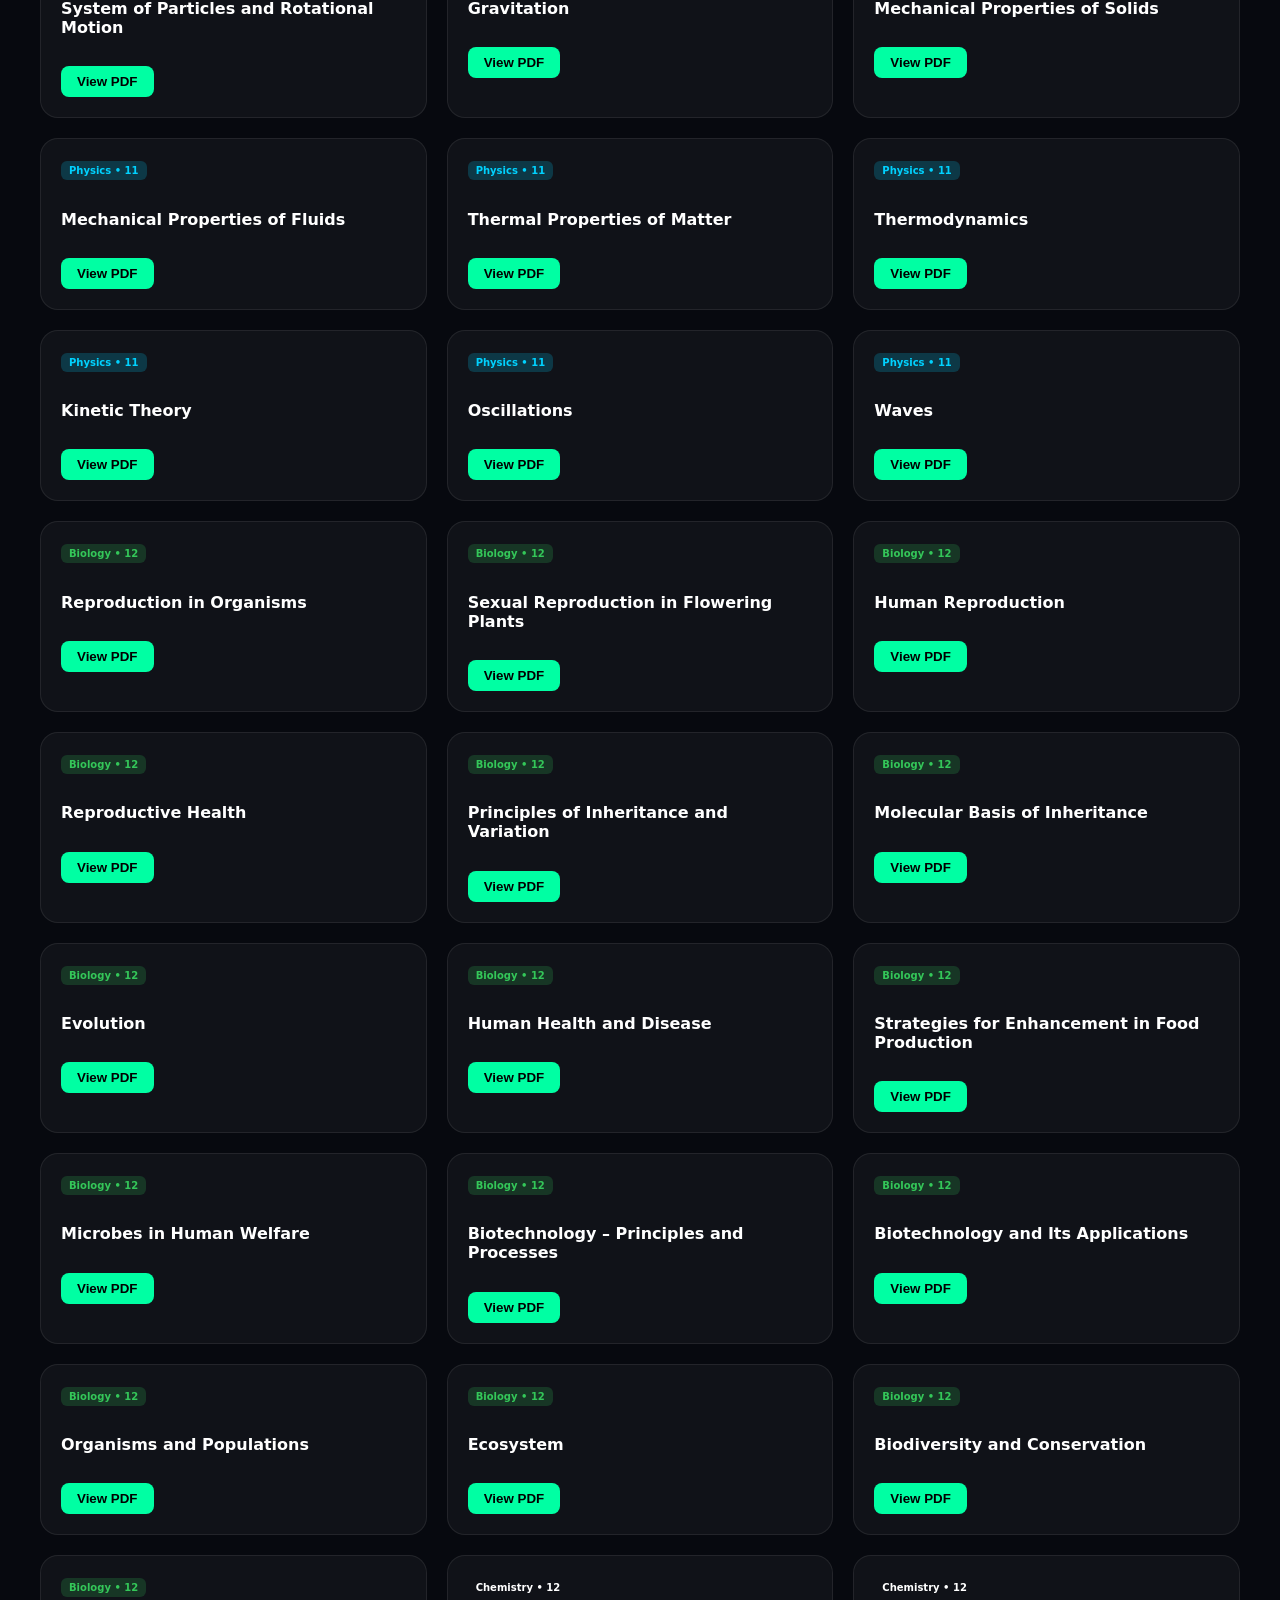
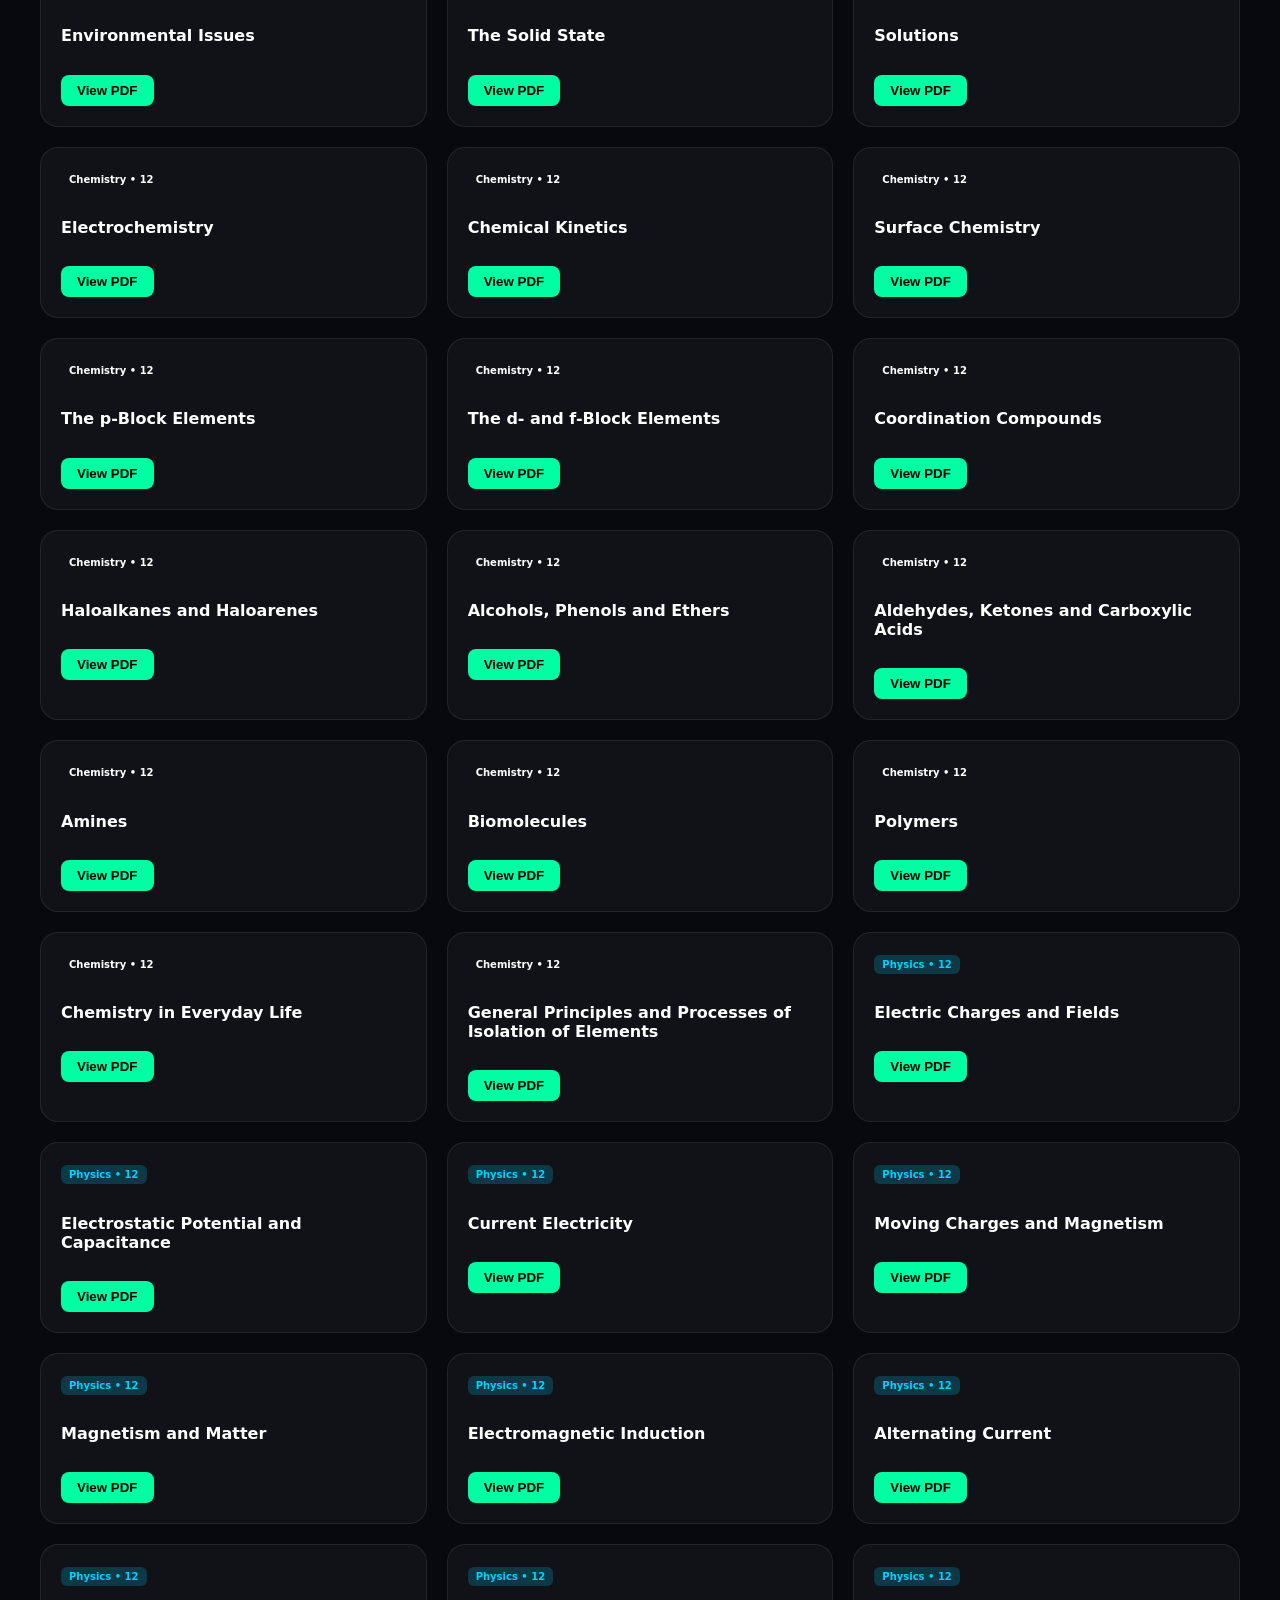
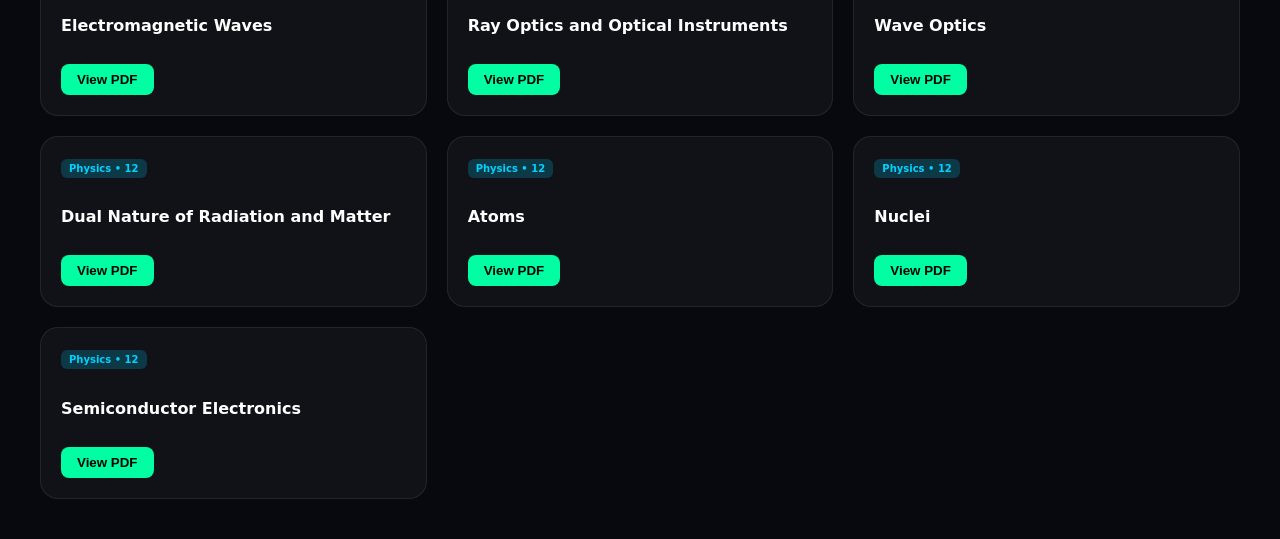
<file: revision.html>
<!DOCTYPE html>
<html lang="en">
<head>
<meta charset="UTF-8">
<title>Elite Vault | NEET-OS</title>

<link rel="stylesheet" href="https://cdnjs.cloudflare.com/ajax/libs/font-awesome/6.4.0/css/all.min.css">

<style>
:root{
--accent:#00ffa3;
--phy:#00d2ff;
--chem:#ff9f43;
--bio:#34c759;
--card:rgba(255,255,255,.04);
--border:rgba(255,255,255,.08);
}

body{
margin:0;
background:#07090f;
color:#fff;
font-family:system-ui;
}

.container{
padding:40px;
max-width:1500px;
margin:auto;
}

/* BACK BUTTON STYLE */
.top-nav {
    display: flex;
    justify-content: flex-start;
    margin-bottom: 25px;
}

.btn-back {
    display: inline-flex;
    align-items: center;
    gap: 8px;
    background: var(--card);
    border: 1px solid var(--border);
    color: #fff;
    padding: 10px 18px;
    border-radius: 10px;
    text-decoration: none;
    font-weight: 600;
    font-size: 14px;
    transition: 0.3s;
}

.btn-back:hover {
    background: rgba(255,255,255,0.1);
    border-color: var(--accent);
    transform: translateX(-5px);
}

.btn-back i {
    color: var(--accent);
}

h1 span{color:var(--accent)}

.tabs{
display:flex;
gap:10px;
margin:30px 0;
}

.tab{
flex:1;
padding:12px;
border-radius:12px;
border:1px solid var(--border);
background:var(--card);
cursor:pointer;
font-weight:700;
text-align:center;
}

.tab.active{
background:var(--accent);
color:#000;
}

.search-bar{
margin:20px 0;
}

.search-bar input{
width:100%;
padding:14px;
border-radius:12px;
border:1px solid var(--border);
background:var(--card);
color:#fff;
}

.grid{
display:grid;
grid-template-columns:repeat(auto-fill,minmax(300px,1fr));
gap:20px;
}

.card{
background:var(--card);
padding:20px;
border-radius:18px;
border:1px solid var(--border);
transition:.3s;
}

.card:hover{
transform:translateY(-5px);
border-color:var(--accent);
}

.tag{
font-size:10px;
padding:4px 8px;
border-radius:6px;
display:inline-block;
margin-bottom:8px;
font-weight:700;
}

.tag-bio{background:rgba(52,199,89,.2);color:var(--bio)}
.tag-chem{background:rgba(255,159,67,.2);color:var(--chem)}
.tag-phy{background:rgba(0,210,255,.2);color:var(--phy)}

.btn{
background:var(--accent);
border:none;
padding:8px 16px;
border-radius:8px;
font-weight:700;
cursor:pointer;
color:#000;
margin-top:8px;
}

.hidden{display:none}

.formula-box{
background:rgba(0,0,0,.5);
padding:15px;
border-radius:10px;
margin-top:10px;
color:var(--accent);
text-align:center;
}

</style>
</head>
<body>

<div class="container">

<div class="top-nav">
    <a href="index.html" class="btn-back">
        <i class="fas fa-chevron-left"></i>
        Dashboard
    </a>
</div>

<h1>Elite <span>Vault</span></h1>
<p style="opacity:.6">High Yield + Short Notes + Revision Control</p>

<div class="tabs">
<div class="tab active" onclick="switchTab('notes',this)">📚 Notes Vault</div>
<div class="tab" onclick="switchTab('formula',this)">⚛ Formula</div>
<div class="tab" onclick="switchTab('reaction',this)">🧪 Reactions</div>
<div class="tab" onclick="switchTab('booster',this)">🚀 Booster</div>
</div>

<div class="search-bar">
<input type="text" placeholder="Search chapter..." onkeyup="filterCards(this.value)">
</div>

<div id="notes">
<div class="grid" id="notesGrid"></div>
</div>

<div id="formula" class="hidden">
<div class="grid">
<div class="card">
<h3>Work Energy Theorem</h3>
<div class="formula-box">W = ΔK</div>
</div>
<div class="card">
<h3>Capacitance</h3>
<div class="formula-box">C = ε₀A/d</div>
</div>
</div>
</div>

<div id="reaction" class="hidden">
<div class="grid">
<div class="card">
<h3>Aldol Condensation</h3>
<p>NaOH + α-H Aldehyde → β-Hydroxy Aldehyde</p>
</div>
</div>
</div>

<div id="booster" class="hidden">
<div class="card" style="text-align:center">
<h2>Rapid 30 MCQ Booster</h2>
<p style="opacity:.6">5 Minute High Yield Revision</p>
<button class="btn" onclick="alert('Booster Start')">Start Booster</button>
</div>
</div>

</div>

<script>

const chapters = [];
let id=1;

function add(list,subject,className){
list.forEach(name=>{
chapters.push({id:id++,name,subject,className});
});
}

/* ======================
   CHAPTER LIST
====================== */

add(["The Living World","Biological Classification","Plant Kingdom","Animal Kingdom","Morphology of Flowering Plants","Anatomy of Flowering Plants","Structural Organisation in Animals","Cell – The Unit of Life","Biomolecules","Cell Cycle and Cell Division","Transport in Plants","Mineral Nutrition","Photosynthesis in Higher Plants","Respiration in Plants","Plant Growth and Development","Digestion and Absorption","Breathing and Exchange of Gases","Body Fluids and Circulation","Excretory Products and Their Elimination","Locomotion and Movement","Neural Control and Coordination","Chemical Coordination and Integration"],"Biology","11");

add(["Some Basic Concepts of Chemistry","Structure of Atom","Classification of Elements and Periodicity","Chemical Bonding and Molecular Structure","Thermodynamics","Equilibrium","Redox Reactions","Organic Chemistry – Basic Principles and Techniques","Hydrocarbons","Hydrogen","The s-Block Elements","The p-Block Elements (Group 13 & 14)","States of Matter","Environmental Chemistry"],"Chemistry","11");

add(["Physical World","Units and Measurements","Motion in a Straight Line","Motion in a Plane","Laws of Motion","Work, Energy and Power","System of Particles and Rotational Motion","Gravitation","Mechanical Properties of Solids","Mechanical Properties of Fluids","Thermal Properties of Matter","Thermodynamics","Kinetic Theory","Oscillations","Waves"],"Physics","11");

add(["Reproduction in Organisms","Sexual Reproduction in Flowering Plants","Human Reproduction","Reproductive Health","Principles of Inheritance and Variation","Molecular Basis of Inheritance","Evolution","Human Health and Disease","Strategies for Enhancement in Food Production","Microbes in Human Welfare","Biotechnology – Principles and Processes","Biotechnology and Its Applications","Organisms and Populations","Ecosystem","Biodiversity and Conservation","Environmental Issues"],"Biology","12");

add(["The Solid State","Solutions","Electrochemistry","Chemical Kinetics","Surface Chemistry","The p-Block Elements","The d- and f-Block Elements","Coordination Compounds","Haloalkanes and Haloarenes","Alcohols, Phenols and Ethers","Aldehydes, Ketones and Carboxylic Acids","Amines","Biomolecules","Polymers","Chemistry in Everyday Life","General Principles and Processes of Isolation of Elements"],"Chemistry","12");

add(["Electric Charges and Fields","Electrostatic Potential and Capacitance","Current Electricity","Moving Charges and Magnetism","Magnetism and Matter","Electromagnetic Induction","Alternating Current","Electromagnetic Waves","Ray Optics and Optical Instruments","Wave Optics","Dual Nature of Radiation and Matter","Atoms","Nuclei","Semiconductor Electronics"],"Physics","12");

/* ======================
   SMART PDF MATCH SYSTEM
====================== */

function openPDF(subject,name){

// normalize chapter name
let clean = name
.toLowerCase()
.replace(/–/g,'')
.replace(/[^a-z0-9\s]/g,'')
.replace(/\s+/g,' ')
.trim();

let words = clean.split(" ");

let files = [
"the living world.pdf",
"biological classification.pdf",
"animal kingdom.pdf",
"plant kingdom.pdf",
"morphology of flowering plant.pdf",
"anatomy of flowering plants.pdf",
"biomolecules.pdf",
"cell cycle and cell division.pdf",
"chemical bonding.pdf",
"current electricity.pdf",
"electric charge and field.pdf",
"motion in straight line.pdf",
"gravitation.pdf",
"optics.pdf",
"oscillation and waves.pdf",
"thermodynamics.pdf"
];

// try direct match first
let path = "short-notes/" + clean + ".pdf";
window.open(path,"_blank");
}

/* ======================
   RENDER
====================== */

function renderNotes(){
const grid=document.getElementById("notesGrid");
grid.innerHTML="";

chapters.forEach(ch=>{
grid.innerHTML+=`
<div class="card">
<span class="tag tag-${ch.subject.toLowerCase().slice(0,3)}">
${ch.subject} • ${ch.className}
</span>
<h4>${ch.name}</h4>
<button class="btn"
onclick="openPDF('${ch.subject}','${ch.name}')">
View PDF
</button>
</div>
`;
});
}

function switchTab(id,btn){
document.querySelectorAll('.tab').forEach(t=>t.classList.remove('active'));
btn.classList.add('active');
document.querySelectorAll('#notes,#formula,#reaction,#booster')
.forEach(sec=>sec.classList.add('hidden'));
document.getElementById(id).classList.remove('hidden');
}

function filterCards(val){
val=val.toLowerCase();
document.querySelectorAll('#notes .card').forEach(card=>{
card.style.display=card.innerText.toLowerCase().includes(val)?"block":"none";
});
}

renderNotes();

</script>

</body>
</html>
</file>
